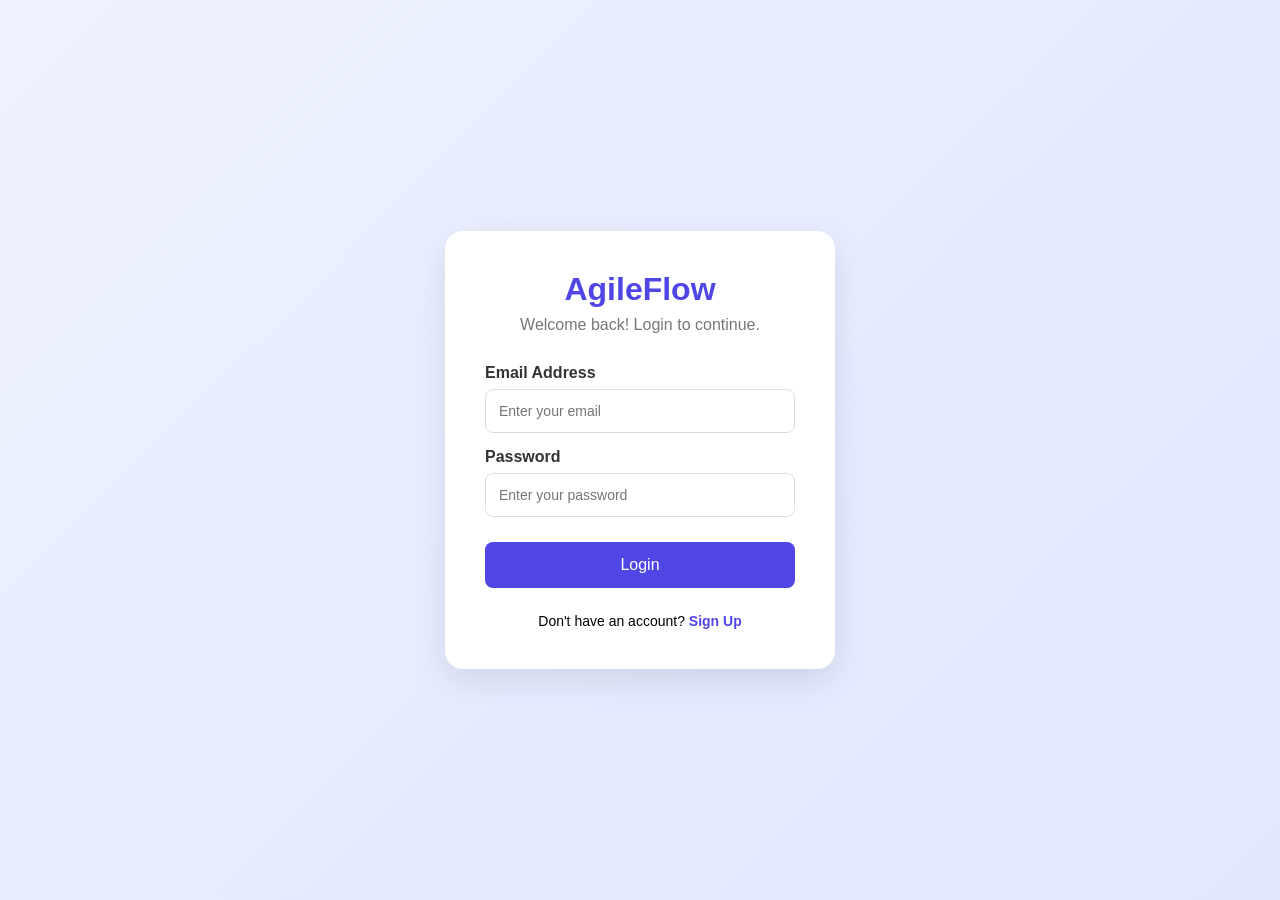
<file: frontend/login.html>
<!DOCTYPE html>
<html lang="en">
<head>
    <meta charset="UTF-8">
    <meta name="viewport" content="width=device-width, initial-scale=1.0">
    <title>Login | AgileFlow</title>
    <link rel="stylesheet" href="auth.css">
</head>
<body>

<div class="auth-container">
    <div class="auth-card">

        <h1>AgileFlow</h1>
        <p class="subtitle">Welcome back! Login to continue.</p>

        <form id="loginForm">

            <label>Email Address</label>
            <input type="email" id="email"
                   placeholder="Enter your email" required>

            <label>Password</label>
            <input type="password" id="password"
                   placeholder="Enter your password" required>

            <button type="submit">Login</button>

            <p id="message"></p>

        </form>

        <p class="switch-page">
            Don't have an account?
            <a href="signup.html">Sign Up</a>
        </p>

    </div>
</div>

<script src="auth.js"></script>
</body>
</html>
</file>
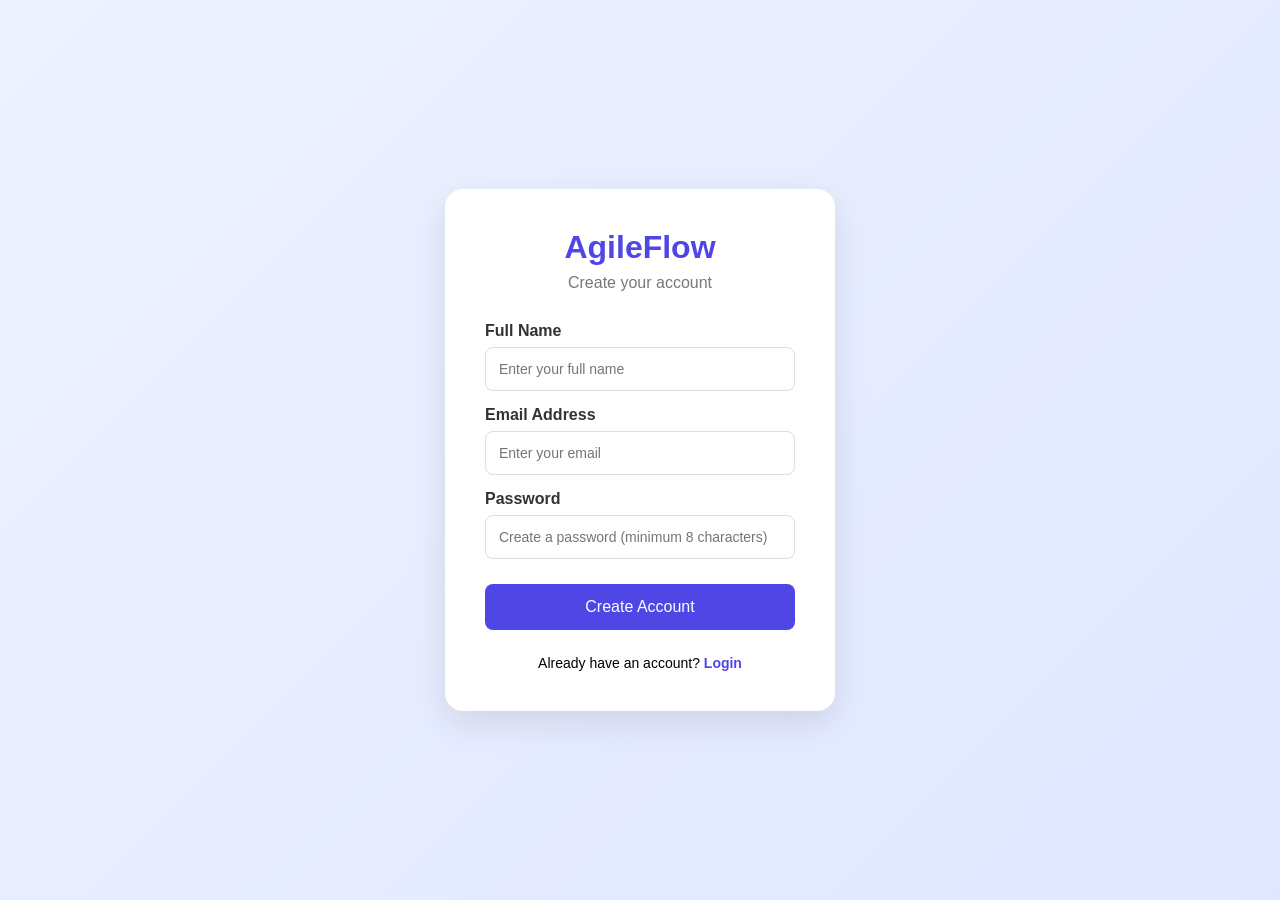
<file: frontend/signup.html>
<!DOCTYPE html>
<html lang="en">
<head>
    <meta charset="UTF-8">
    <meta name="viewport" content="width=device-width, initial-scale=1.0">
    <title>Sign Up | AgileFlow</title>
    <link rel="stylesheet" href="auth.css">
</head>
<body>

<div class="auth-container">
    <div class="auth-card">

        <h1>AgileFlow</h1>
        <p class="subtitle">Create your account</p>

        <form id="signupForm">

            <label>Full Name</label>
            <input type="text" id="name"
                   placeholder="Enter your full name" required>

            <label>Email Address</label>
            <input type="email" id="email"
                   placeholder="Enter your email" required>

            <label>Password</label>
            <input type="password" id="password"
                   placeholder="Create a password (minimum 8 characters)"
                   minlength="8" maxlength="128" required>

            <button type="submit">Create Account</button>

            <p id="message"></p>

        </form>

        <p class="switch-page">
            Already have an account?
            <a href="login.html">Login</a>
        </p>

    </div>
</div>

<script src="auth.js"></script>
</body>
</html>
</file>
<file: frontend/auth.css>
* {
    margin: 0;
    padding: 0;
    box-sizing: border-box;
}

body {
    font-family: Arial, sans-serif;
    background: linear-gradient(135deg, #eef2ff, #e0e7ff);
    min-height: 100vh;
    display: flex;
    align-items: center;
    justify-content: center;
}

.auth-container {
    width: 100%;
    max-width: 430px;
    padding: 20px;
}

.auth-card {
    background: white;
    padding: 40px;
    border-radius: 18px;
    box-shadow: 0 12px 35px rgba(0, 0, 0, 0.10);
}

.auth-card h1 {
    text-align: center;
    color: #4f46e5;
    margin-bottom: 8px;
}

.subtitle {
    text-align: center;
    color: #777;
    margin-bottom: 30px;
}

label {
    display: block;
    margin: 15px 0 7px;
    color: #333;
    font-weight: 600;
}

input {
    width: 100%;
    padding: 13px;
    border: 1px solid #ddd;
    border-radius: 8px;
    outline: none;
    font-size: 14px;
}

input:focus {
    border-color: #4f46e5;
}

button {
    width: 100%;
    padding: 14px;
    margin-top: 25px;
    background: #4f46e5;
    color: white;
    border: none;
    border-radius: 8px;
    font-size: 16px;
    cursor: pointer;
}

button:hover {
    background: #4338ca;
}

.switch-page {
    text-align: center;
    margin-top: 25px;
    font-size: 14px;
}

a {
    color: #4f46e5;
    text-decoration: none;
    font-weight: 600;
}

#message {
    text-align: center;
    margin-top: 15px;
    font-size: 14px;
}
</file>
